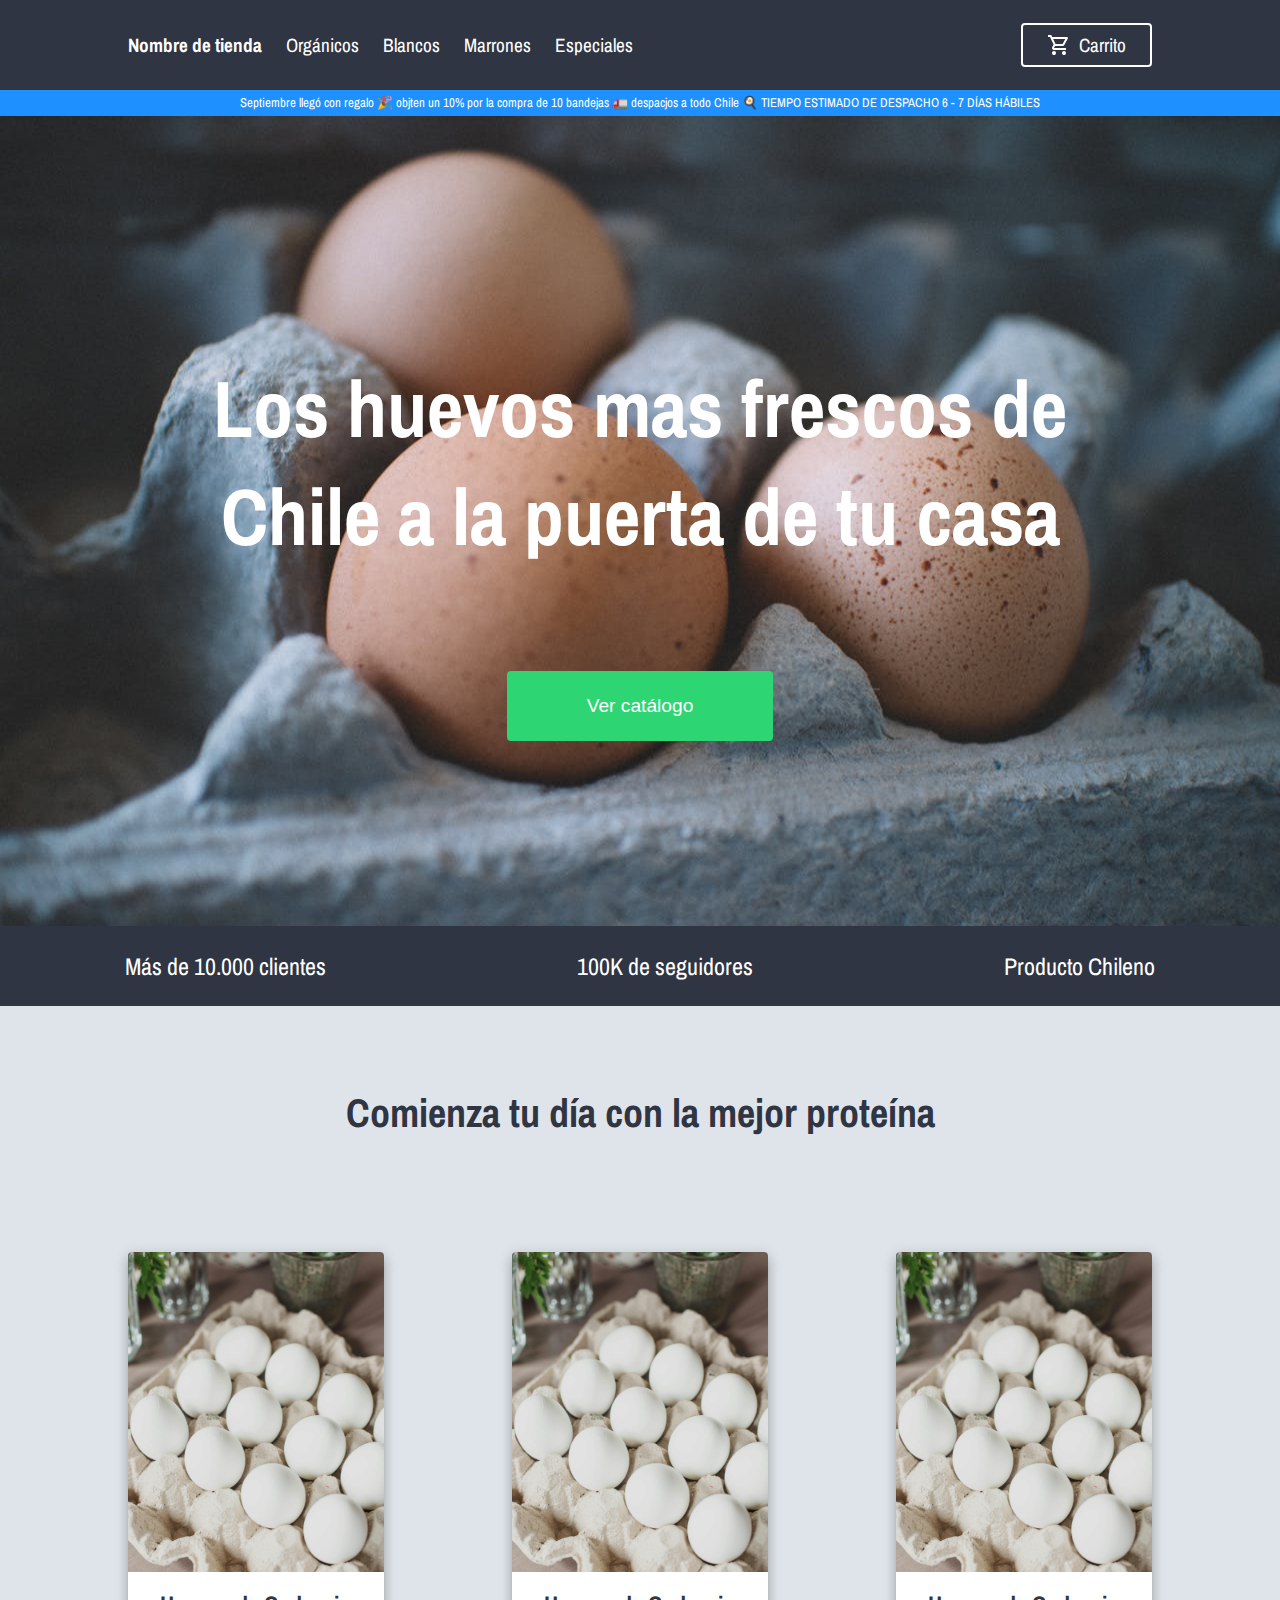
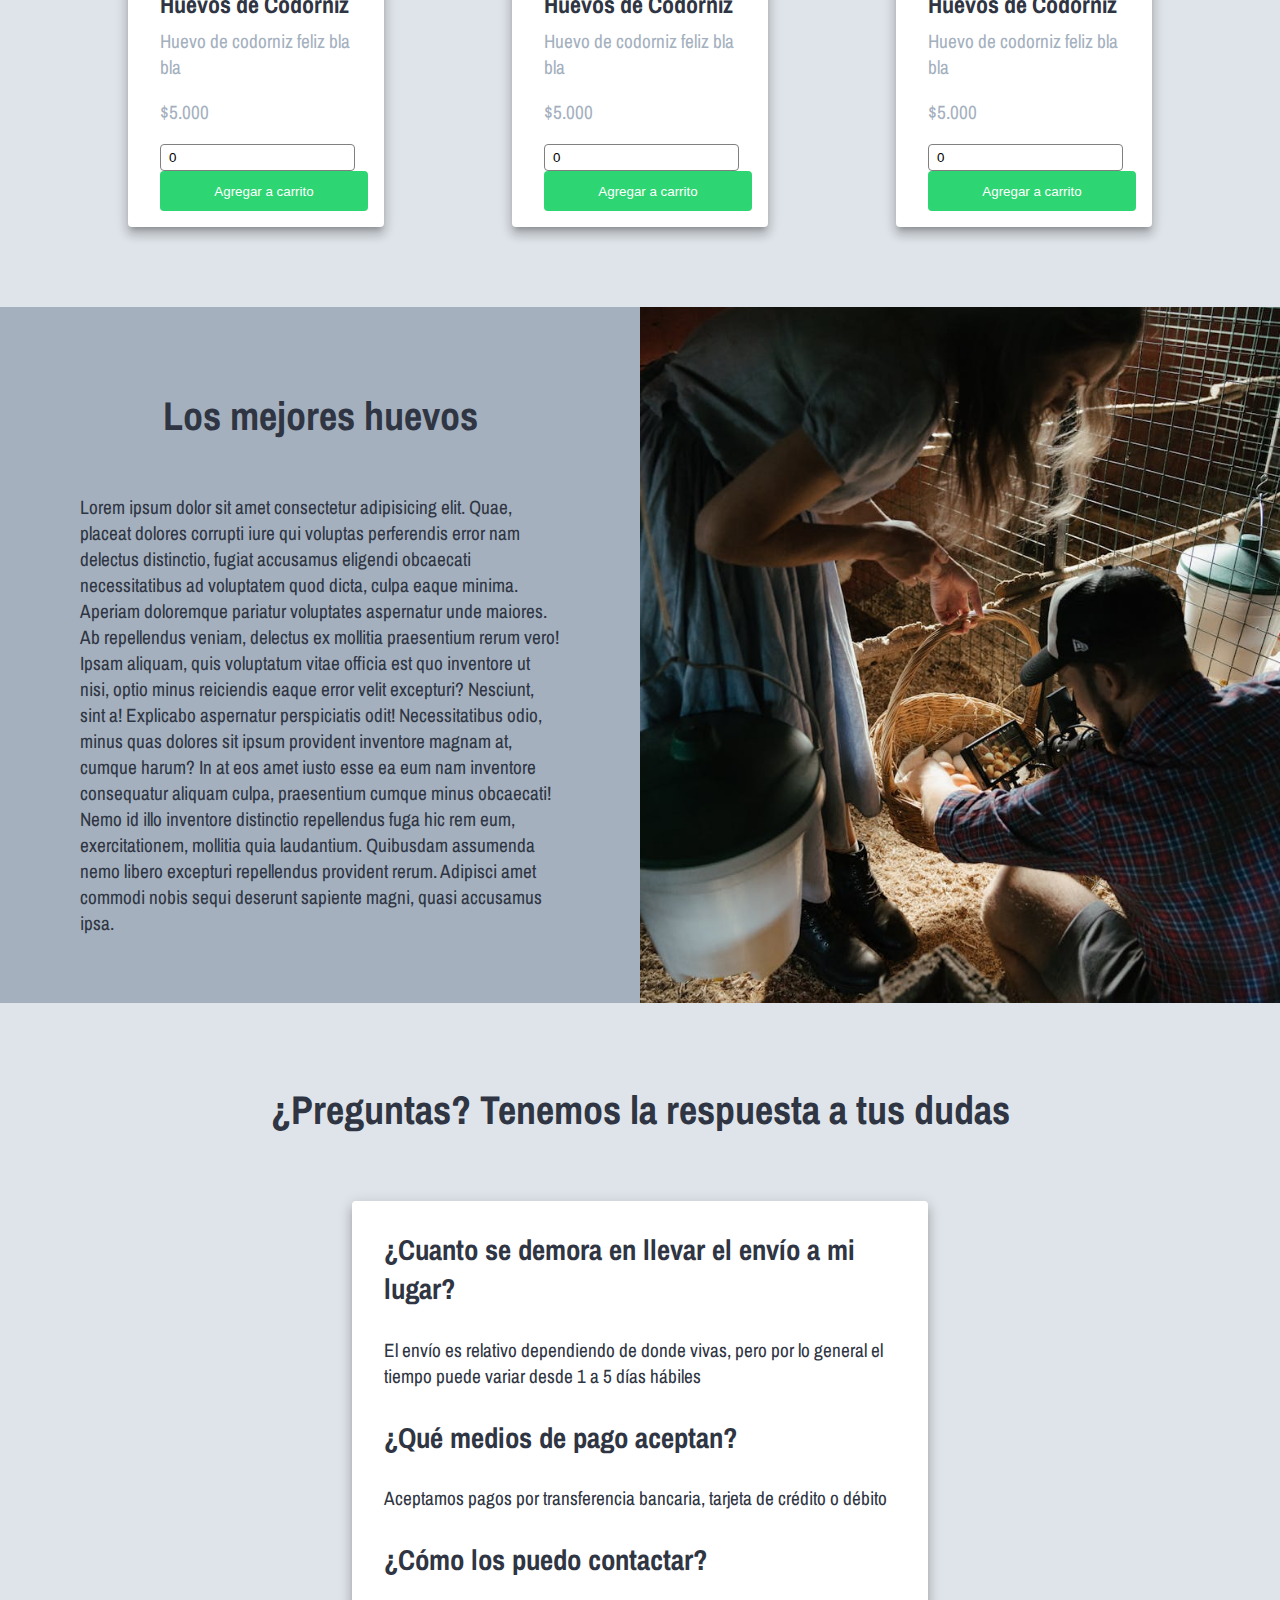
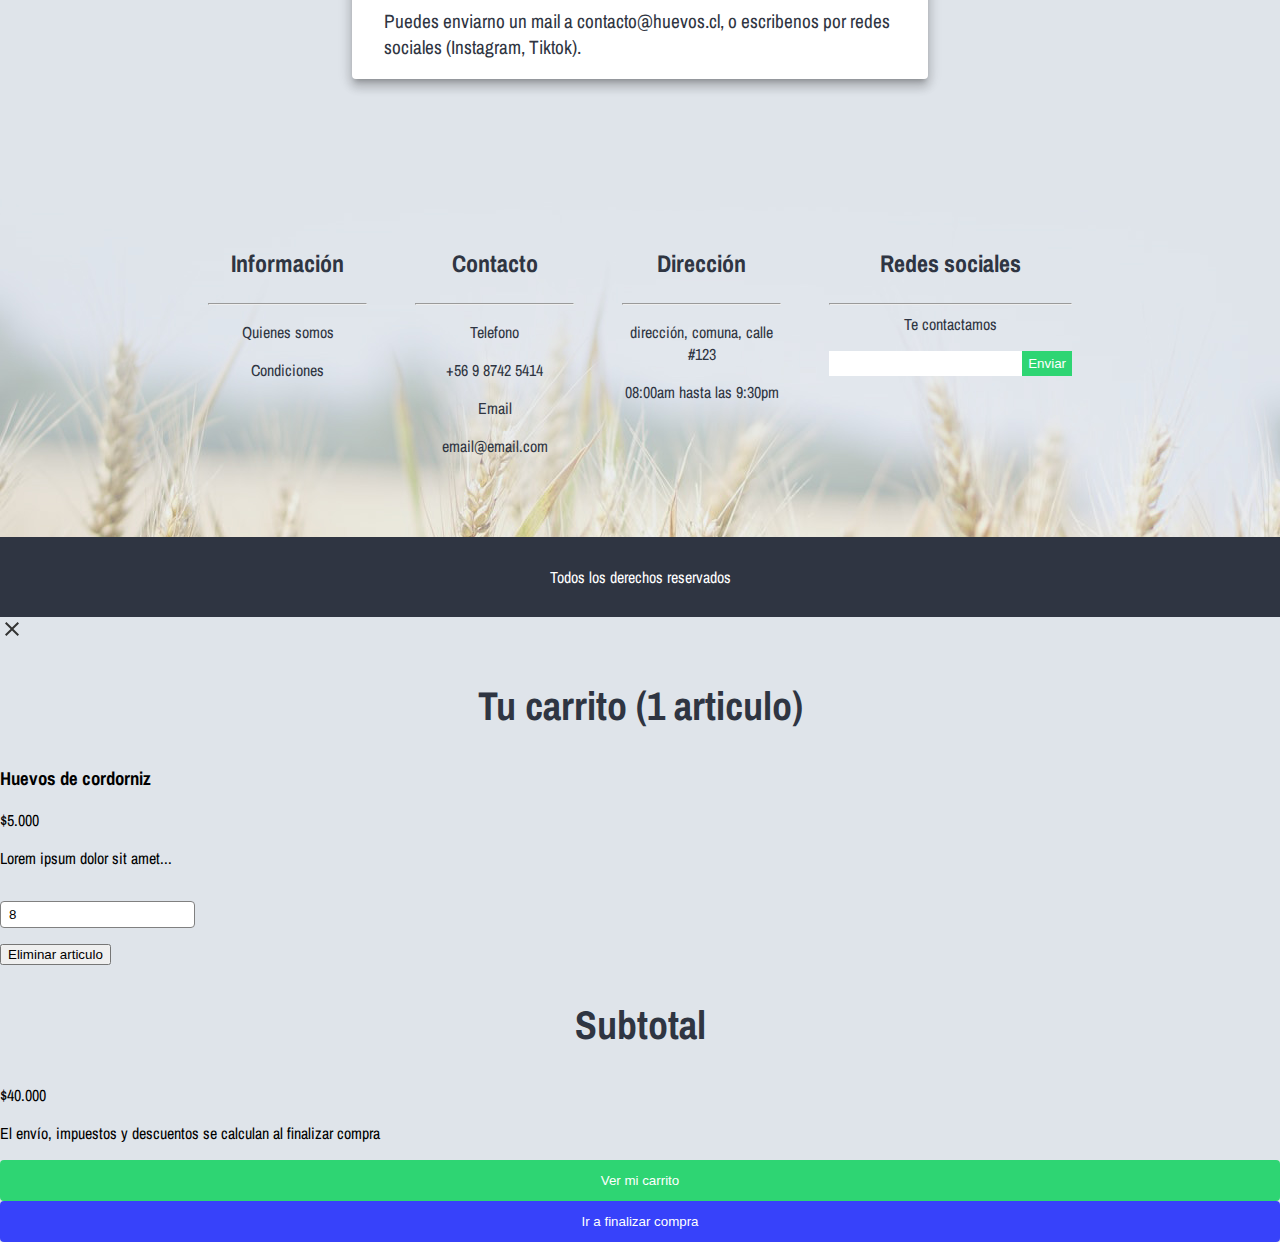
<file: index.html>
<!DOCTYPE html>
<html lang="en">
<head>
    <meta charset="UTF-8">
    <meta name="viewport" content="width=device-width, initial-scale=1.0">
    <title>Tienda Online Huevos</title>
    <link rel="preconnect" href="https://fonts.googleapis.com">
    <link rel="preconnect" href="https://fonts.gstatic.com" crossorigin>
    <link href="https://fonts.googleapis.com/css2?family=Archivo+Narrow:ital,wght@0,400..700;1,400..700&display=swap" rel="stylesheet">
    <link rel="stylesheet" href="./nova.css">
    <link rel="stylesheet" href="./styles.css">
</head>
<body>
    <!-- Barra navegación -->
    <nav class="nav bg-dark">
        <div class="nav-menu-responsive">
            <svg xmlns="http://www.w3.org/2000/svg" height="24px" viewBox="0 -960 960 960" width="24px" fill="#ffffff"><path d="M120-240v-80h720v80H120Zm0-200v-80h720v80H120Zm0-200v-80h720v80H120Z"/></svg>
        </div>
        <div class="nav-menu">
            <a href="/ecommerce-template-01/"><b>Nombre de tienda</b></a>
            <a href="/ecommerce-template-01/categoria.html">Orgánicos</a>
            <a href="/ecommerce-template-01/categoria.html">Blancos</a>
            <a href="/ecommerce-template-01/categoria.html">Marrones</a>
            <a href="/ecommerce-template-01/categoria.html">Especiales</a>
        </div>
        <div class="shopping-cart"  id="open-cart">
            <svg xmlns="http://www.w3.org/2000/svg" height="24px" viewBox="0 -960 960 960" width="24px" fill="#ffffff"><path d="M280-80q-33 0-56.5-23.5T200-160q0-33 23.5-56.5T280-240q33 0 56.5 23.5T360-160q0 33-23.5 56.5T280-80Zm400 0q-33 0-56.5-23.5T600-160q0-33 23.5-56.5T680-240q33 0 56.5 23.5T760-160q0 33-23.5 56.5T680-80ZM246-720l96 200h280l110-200H246Zm-38-80h590q23 0 35 20.5t1 41.5L692-482q-11 20-29.5 31T622-440H324l-44 80h480v80H280q-45 0-68-39.5t-2-78.5l54-98-144-304H40v-80h130l38 80Zm134 280h280-280Z"/></svg>
            <p>Carrito</p>
            <div class="shopping-cart-num" id="shoppingCart">
                3
            </div>
        </div>
    </nav>


    <!-- Oferta -->
    <section class="sale">
        Septiembre llegó con regalo 🎉 objten un 10% por la compra de 10 bandejas 🚛 despacjos a todo Chile 🍳 TIEMPO ESTIMADO DE DESPACHO 6 - 7 DÍAS HÁBILES
    </section>
    <header class="fade-in">
        <h1 class="text-white">Los huevos mas frescos de Chile a la puerta de tu casa</h1>
        <button class="btn btn-lg btn-success" onclick="goToCategory()">Ver catálogo</button>
    </header>
    <main>
        <section class="info-shop fade-up">
            <p>Más de 10.000 clientes</p>
            <p>100K de seguidores</p>
            <p>Producto Chileno</p>
        </section>

        <!-- Productos -->
        <section>
            <h2 class="mt-5">Comienza tu día con la mejor proteína</h2>
            <div class="container-cards grid-3">
                <div class="card">
                    <div class="img" onclick="goToDetail()"></div>
                    <div class="container-text">
                        <h4>Huevos de Codorniz</h4>
                        <p class="description">Huevo de codorniz feliz bla bla</p>
                        <p class="price">$5.000</p>
                        <div class="container-add-cart g-2">
                            <input type="number" class="input-form" id="product1" min="0" value="0">
                            <button class="btn btn-success full-width" onclick="addToCart('product1', {name: 'Huevos de Codorniz', desc: 'Huevo de codorniz feliz bla bla', price: '$5.000'})">Agregar a carrito</button>
                        </div>
                    </div>
                </div>
                    <div class="card">
                    <div class="img" onclick="goToDetail()"></div>
                    <div class="container-text">
                        <h4>Huevos de Codorniz</h4>
                        <p class="description">Huevo de codorniz feliz bla bla</p>
                        <p class="price">$5.000</p>
                        <div class="container-add-cart g-2">
                            <input type="number" class="input-form" id="product2" min="0" value="0">
                            <button class="btn btn-success full-width" onclick="addToCart('product2', {name: 'Huevos de Codorniz', desc: 'Huevo de codorniz feliz bla bla', price: '$5.000'})">Agregar a carrito</button>
                        </div>
                    </div>
                </div>
                    <div class="card">
                    <div class="img" onclick="goToDetail()"></div>
                    <div class="container-text">
                        <h4>Huevos de Codorniz</h4>
                        <p class="description">Huevo de codorniz feliz bla bla</p>
                        <p class="price">$5.000</p>
                        <div class="container-add-cart g-2">
                            <input type="number" class="input-form" id="product3" min="0" value="0">
                            <button class="btn btn-success full-width" onclick="addToCart('product3', {name: 'Huevos de Codorniz', desc: 'Huevo de codorniz feliz bla bla', price: '$5.000'})">Agregar a carrito</button>
                        </div>
                    </div>
                </div>
            </div>
        </section>
        <section class="grid-2 bg-gray fade-up">
            <div class="col-left">
                <h2>Los mejores huevos</h2>
                <p>Lorem ipsum dolor sit amet consectetur adipisicing elit. Quae, placeat dolores corrupti iure qui voluptas perferendis error nam delectus distinctio, fugiat accusamus eligendi obcaecati necessitatibus ad voluptatem quod dicta, culpa eaque minima. Aperiam doloremque pariatur voluptates aspernatur unde maiores. Ab repellendus veniam, delectus ex mollitia praesentium rerum vero! Ipsam aliquam, quis voluptatum vitae officia est quo inventore ut nisi, optio minus reiciendis eaque error velit excepturi? Nesciunt, sint a! Explicabo aspernatur perspiciatis odit! Necessitatibus odio, minus quas dolores sit ipsum provident inventore magnam at, cumque harum? In at eos amet iusto esse ea eum nam inventore consequatur aliquam culpa, praesentium cumque minus obcaecati! Nemo id illo inventore distinctio repellendus fuga hic rem eum, exercitationem, mollitia quia laudantium. Quibusdam assumenda nemo libero excepturi repellendus provident rerum. Adipisci amet commodi nobis sequi deserunt sapiente magni, quasi accusamus ipsa.</p>
            </div>
            <div class="col-right"></div>
        </section>  

        <!-- Faq -->
        <section class="faq fade-up">
            <h2 class="mt-5">¿Preguntas? Tenemos la respuesta a tus dudas</h2>
            <div class="card mt-2">
                <div class="item">
                    <h3>¿Cuanto se demora en llevar el envío a mi lugar?</h3>
                    <p>El envío es relativo dependiendo de donde vivas, pero por lo general el tiempo puede variar desde 1 a 5 días hábiles</p>
                </div>
                <div class="item">
                    <h3>¿Qué medios de pago aceptan?</h3>
                    <p>Aceptamos pagos por transferencia bancaria, tarjeta de crédito o débito</p>
                </div>
                <div class="item">
                    <h3>¿Cómo los puedo contactar?</h3>
                    <p>Puedes enviarno un mail a contacto@huevos.cl, o escribenos por redes sociales (Instagram, Tiktok).</p>
                </div>
            </div>
        </section>
    </main>

    <!-- Links -->
    <section class="links grid-4 mt-5 g-3 fade-in">
        <div class="link">
            <h3>Información</h3>
            <hr>
            <p>Quienes somos</p>
            <p>Condiciones</p>
        </div>
        <div class="link">
            <h3>Contacto</h3>
            <hr>
            <p>Telefono</p>
            <p>+56 9 8742 5414</p>
            <p>Email</p>
            <p>email@email.com</p>
        </div>
        <div class="link">
            <h3>Dirección</h3>
            <hr>
            <p>dirección, comuna, calle #123</p>
            <p>08:00am hasta las 9:30pm</p>
        </div>
        <div class="link">
            <h3>Redes sociales</h3>
            <hr>
            <!-- iconos -->
             <div class="input-group">
                <label for="">Te contactamos</label>
                <div class="input-button">
                    <input type="text" >
                    <button class="btn-success">Enviar</button>
                </div>
             </div>
        </div>
    </section>
    <footer class="footer bg-dark">
        Todos los derechos reservados
    </footer>

    <!-- Carrito de compras -->
    <div class="overlay" id="overlay"></div>
    <section class="shopping-cart-view" id="cart">
        <div>
            <div class="close" id="close-cart">
                <svg xmlns="http://www.w3.org/2000/svg" height="24px" viewBox="0 -960 960 960" width="24px" fill="#333"><path d="m256-200-56-56 224-224-224-224 56-56 224 224 224-224 56 56-224 224 224 224-56 56-224-224-224 224Z"/></svg>
            </div>
            <h2 id="titleShoppingCart">Tu carrito (1 articulo)</h2>
            <div class="item-cart">
                <div class="product-img"></div>
                <div class="detail-product-item-cart">
                    <h3>Huevos de cordorniz</h3>
                    <p class="price">$5.000</p>
                    <p class="detail">Lorem ipsum dolor sit amet...</p>
                    <input type="number" value="8" class="input-form mt-1"><br>
                    <button class="btn-delete mt-1">Eliminar articulo</button>
                </div>
            </div>

        </div>

        <div class="container-total">
            <div class="title-total">
                <h2>Subtotal</h2>
                <p>$40.000</p>
            </div>
            <p>El envío, impuestos y descuentos se calculan al finalizar compra</p>
            <div class="container-buttons">
                <button class="btn btn-success full-width" onclick="goToShoppingCart()">Ver mi carrito</button>
                <button class="btn btn-primary full-width" onclick="goToFinish()">Ir a finalizar compra</button>
            </div>
        </div>
    </section>
    <script src="./nova.js"></script>
    <script src="./main.js"></script>
</body>
</html>
</file>
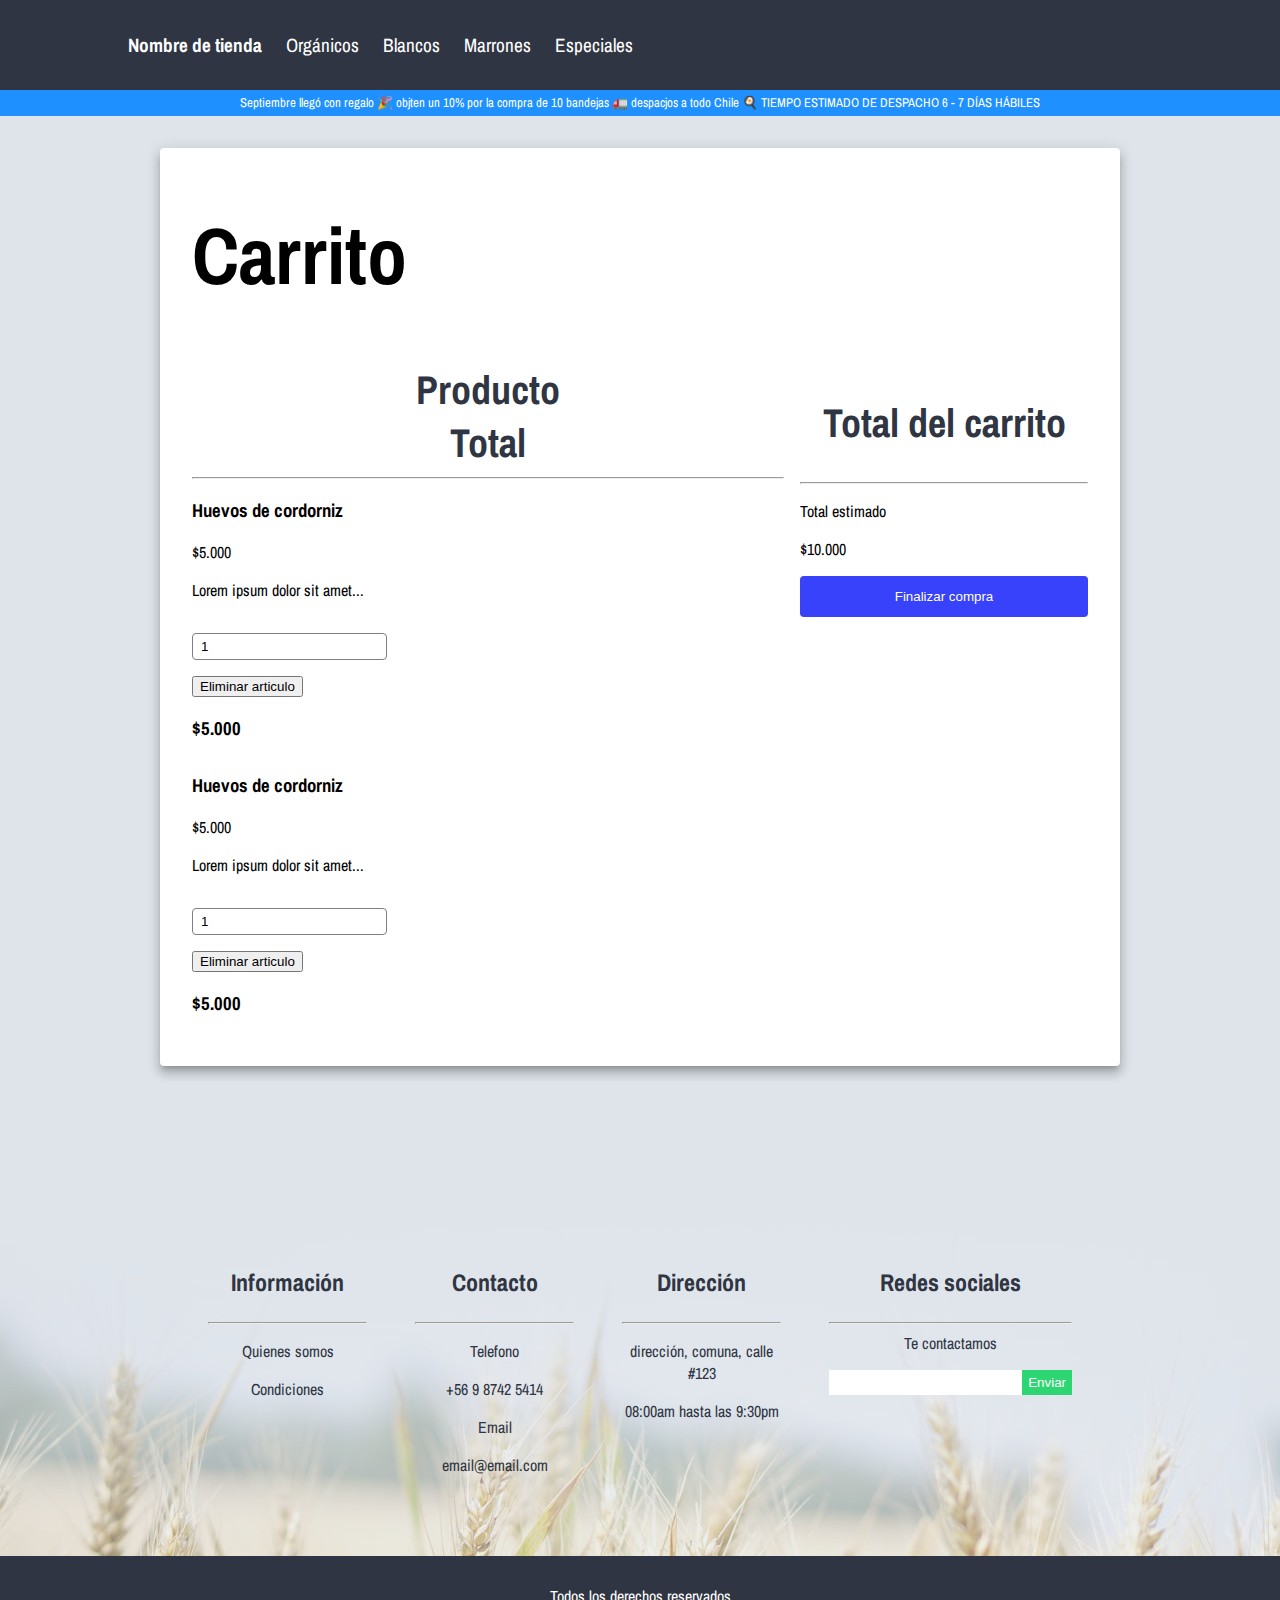
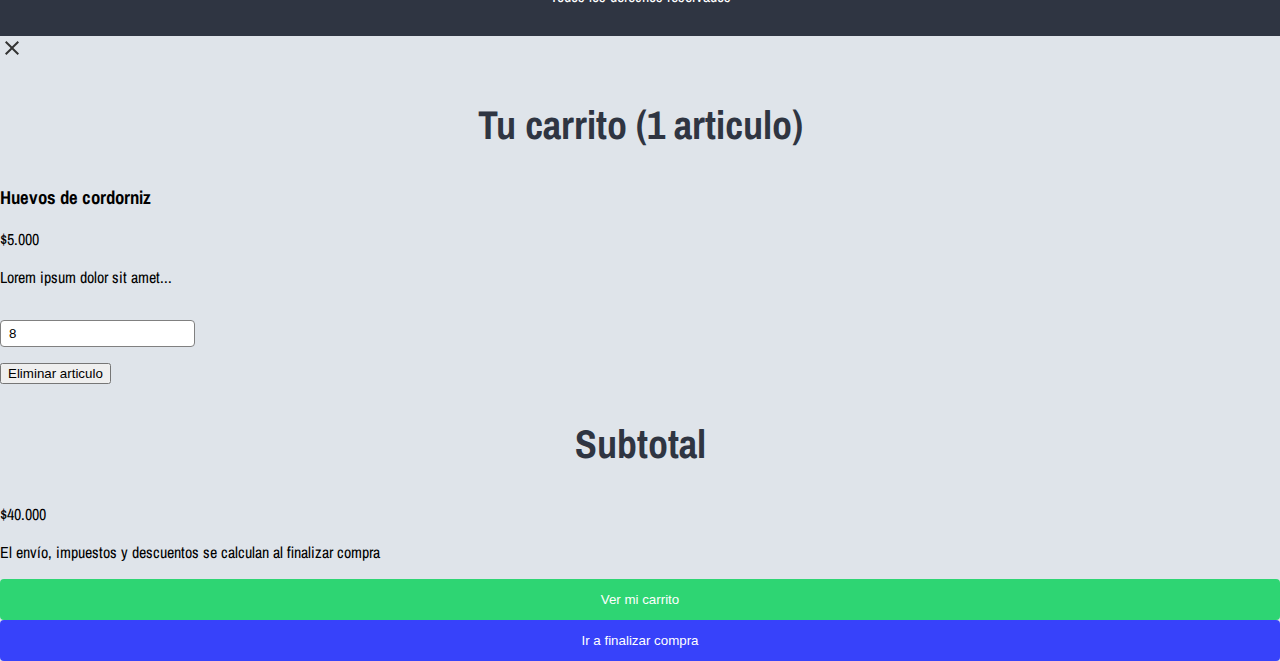
<file: carrito.html>
<!DOCTYPE html>
<html lang="en">

<head>
    <meta charset="UTF-8">
    <meta name="viewport" content="width=device-width, initial-scale=1.0">
    <title>Carrito</title>
    <link rel="preconnect" href="https://fonts.googleapis.com">
    <link rel="preconnect" href="https://fonts.gstatic.com" crossorigin>
    <link href="https://fonts.googleapis.com/css2?family=Archivo+Narrow:ital,wght@0,400..700;1,400..700&display=swap"
        rel="stylesheet">
    <link rel="stylesheet" href="./nova.css">
    <link rel="stylesheet" href="./styles.css">
</head>

<body>
    <!-- Barra navegación -->
    <nav class="nav bg-dark">
        <div class="nav-menu-responsive">
            <svg xmlns="http://www.w3.org/2000/svg" height="24px" viewBox="0 -960 960 960" width="24px" fill="#ffffff">
                <path d="M120-240v-80h720v80H120Zm0-200v-80h720v80H120Zm0-200v-80h720v80H120Z" />
            </svg>
        </div>
        <div class="nav-menu">
            <a href="/ecommerce-template-01/"><b>Nombre de tienda</b></a>
            <a href="/ecommerce-template-01/categoria.html">Orgánicos</a>
            <a href="/ecommerce-template-01/categoria.html">Blancos</a>
            <a href="/ecommerce-template-01/categoria.html">Marrones</a>
            <a href="/ecommerce-template-01/categoria.html">Especiales</a>
        </div>
        <div class="shopping-cart hidde" id="open-cart">
            <svg xmlns="http://www.w3.org/2000/svg" height="24px" viewBox="0 -960 960 960" width="24px" fill="#ffffff">
                <path
                    d="M280-80q-33 0-56.5-23.5T200-160q0-33 23.5-56.5T280-240q33 0 56.5 23.5T360-160q0 33-23.5 56.5T280-80Zm400 0q-33 0-56.5-23.5T600-160q0-33 23.5-56.5T680-240q33 0 56.5 23.5T760-160q0 33-23.5 56.5T680-80ZM246-720l96 200h280l110-200H246Zm-38-80h590q23 0 35 20.5t1 41.5L692-482q-11 20-29.5 31T622-440H324l-44 80h480v80H280q-45 0-68-39.5t-2-78.5l54-98-144-304H40v-80h130l38 80Zm134 280h280-280Z" />
            </svg>
            <p>Carrito</p>
            <div class="shopping-cart-num" id="shoppingCart">
                3
            </div>
        </div>
    </nav>

    <!-- Oferta -->
    <section class="sale">
        Septiembre llegó con regalo 🎉 objten un 10% por la compra de 10 bandejas 🚛 despacjos a todo Chile 🍳 TIEMPO
        ESTIMADO DE DESPACHO 6 - 7 DÍAS HÁBILES
    </section>

    <section class="container fade-up">
        <div class="card pl-2 pb-2 pr-2 of-auto">
            <h1>Carrito</h1>
            <div class="row">
                <div class="col-8">
                    <div class="title-total ">
                        <h2 class="m-0">Producto</h2>
                        <h2 class="m-0">Total</h2>
                    </div>
                    <hr>
                    <!-- item 1 -->
                    <div class="container-item-cart mt-1">
                        <div class="item-cart">
                            <div class="product-img"></div>
                            <div class="detail-product-item-cart">
                                <h3>Huevos de cordorniz</h3>
                                <p class="price">$5.000</p>
                                <p class="detail">Lorem ipsum dolor sit amet...</p>
                                <input type="number" value="1" class="input-form mt-1"><br>
                                <button class="btn-delete mt-1">Eliminar articulo</button>
                            </div>
                        </div>
                        <h3>$5.000</h3>
                    </div>

                    <!-- item 2 -->
                    <div class="container-item-cart mt-2">
                        <div class="item-cart">
                            <div class="product-img"></div>
                            <div class="detail-product-item-cart">
                                <h3>Huevos de cordorniz</h3>
                                <p class="price">$5.000</p>
                                <p class="detail">Lorem ipsum dolor sit amet...</p>
                                <input type="number" value="1" class="input-form mt-1"><br>
                                <button class="btn-delete mt-1">Eliminar articulo</button>
                            </div>
                        </div>
                        <h3>$5.000</h3>
                    </div>
                </div>
                <div class="col-4">
                    <h2>Total del carrito</h2>
                    <hr>
                    <div class="title-total">
                        <p>Total estimado</p>
                        <p>$10.000</p>
                    </div>
                    <button class="btn btn-primary full-width" onclick="goToFinish()">Finalizar compra</button>
                </div>
            </div>
        </div>
    </section>

    <!-- Links -->
    <section class="links grid-4 mt-5 g-3 fade-in">
        <div class="link">
            <h3>Información</h3>
            <hr>
            <p>Quienes somos</p>
            <p>Condiciones</p>
        </div>
        <div class="link">
            <h3>Contacto</h3>
            <hr>
            <p>Telefono</p>
            <p>+56 9 8742 5414</p>
            <p>Email</p>
            <p>email@email.com</p>
        </div>
        <div class="link">
            <h3>Dirección</h3>
            <hr>
            <p>dirección, comuna, calle #123</p>
            <p>08:00am hasta las 9:30pm</p>
        </div>
        <div class="link">
            <h3>Redes sociales</h3>
            <hr>
            <!-- iconos -->
            <div class="input-group">
                <label for="">Te contactamos</label>
                <div class="input-button">
                    <input type="text">
                    <button class="btn-success">Enviar</button>
                </div>
            </div>
        </div>
    </section>
    <footer class="footer bg-dark">
        Todos los derechos reservados
    </footer>

    <!-- Carrito de compras -->
    <div class="overlay" id="overlay"></div>
    <section class="shopping-cart-view" id="cart">
        <div>
            <div class="close" id="close-cart">
                <svg xmlns="http://www.w3.org/2000/svg" height="24px" viewBox="0 -960 960 960" width="24px" fill="#333">
                    <path
                        d="m256-200-56-56 224-224-224-224 56-56 224 224 224-224 56 56-224 224 224 224-56 56-224-224-224 224Z" />
                </svg>
            </div>
            <h2 id="titleShoppingCart">Tu carrito (1 articulo)</h2>
            <div class="item-cart">
                <div class="product-img"></div>
                <div class="detail-product-item-cart">
                    <h3>Huevos de cordorniz</h3>
                    <p class="price">$5.000</p>
                    <p class="detail">Lorem ipsum dolor sit amet...</p>
                    <input type="number" value="8" class="input-form mt-1"><br>
                    <button class="btn-delete mt-1">Eliminar articulo</button>
                </div>
            </div>

        </div>

        <div class="container-total">
            <div class="title-total">
                <h2>Subtotal</h2>
                <p>$40.000</p>
            </div>
            <p>El envío, impuestos y descuentos se calculan al finalizar compra</p>
            <div class="container-buttons">
                <button class="btn btn-success full-width" onclick="goToShoppingCart()">Ver mi carrito</button>
                <button class="btn btn-primary full-width" onclick="goToFinish()">Ir a finalizar compra</button>
            </div>
        </div>
    </section>
    <script src="./nova.js"></script>
    <script src="./main.js"></script>
</body>

</html>
</file>
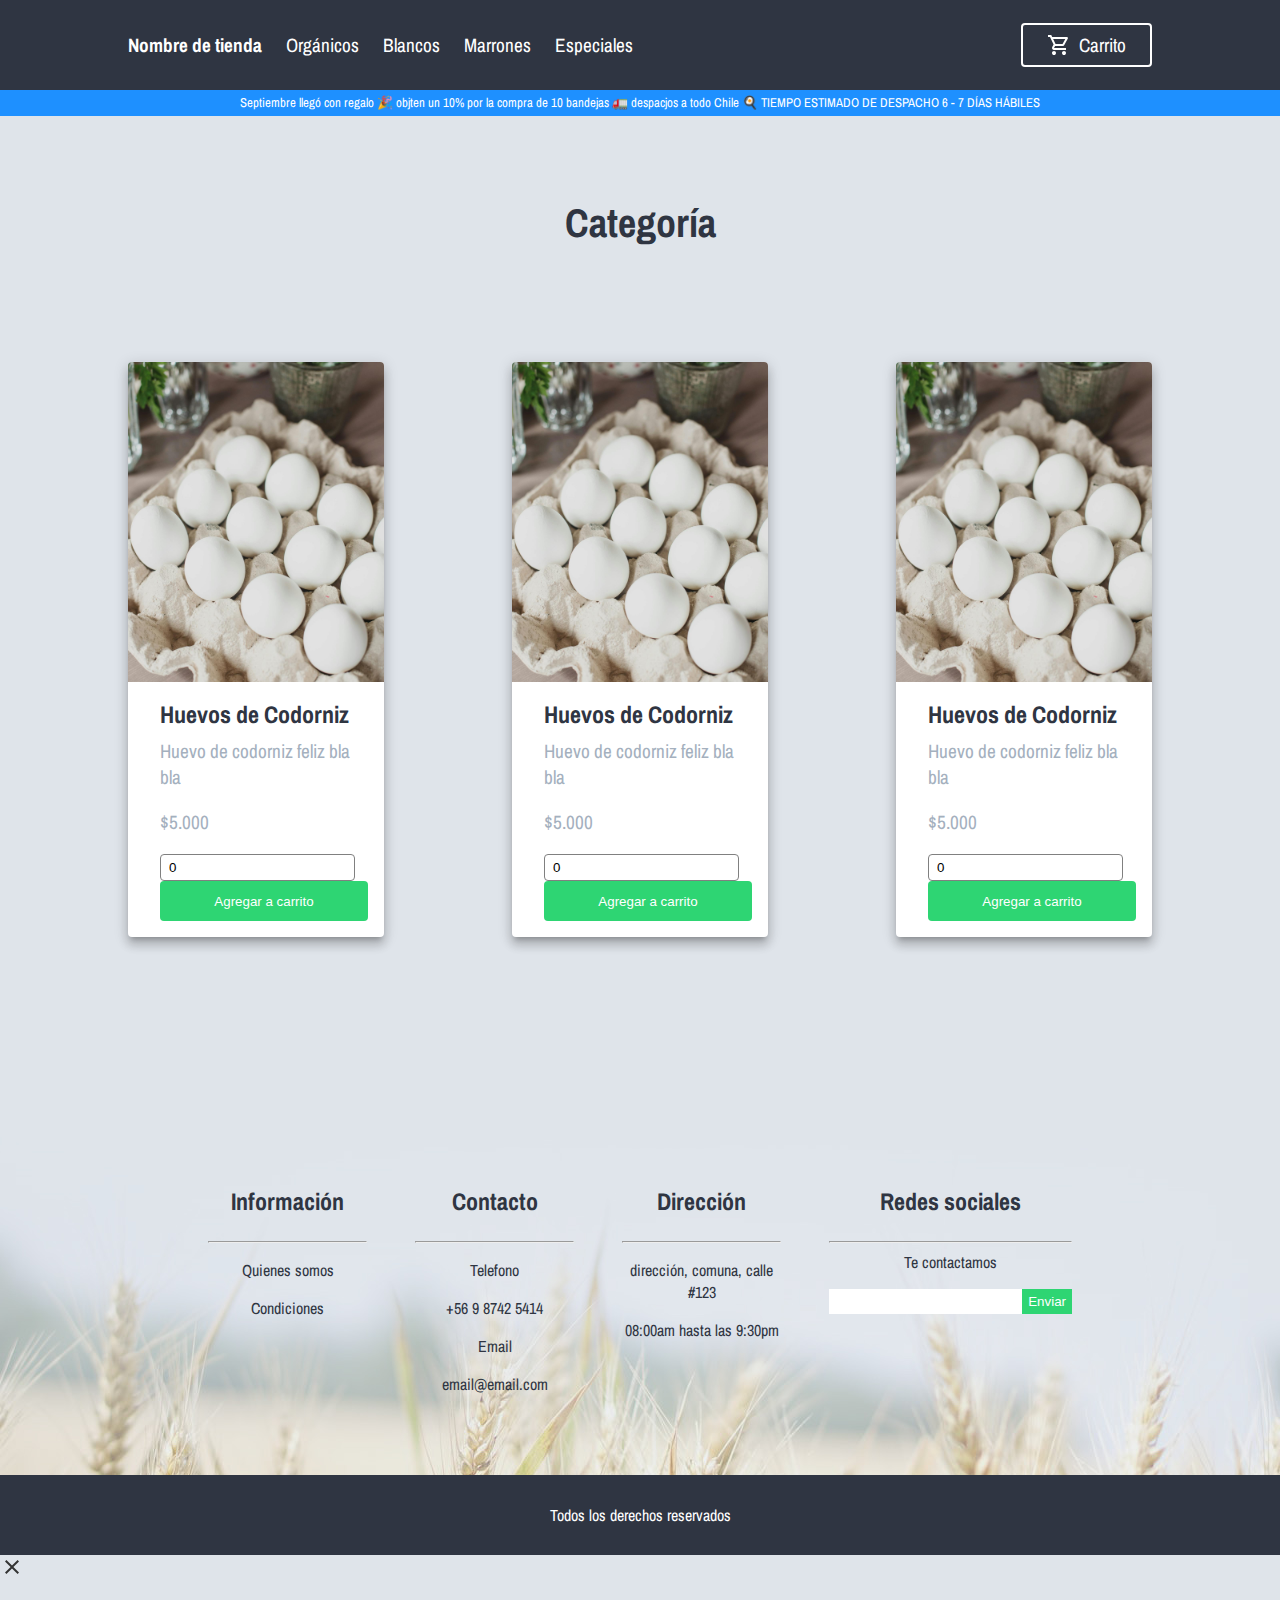
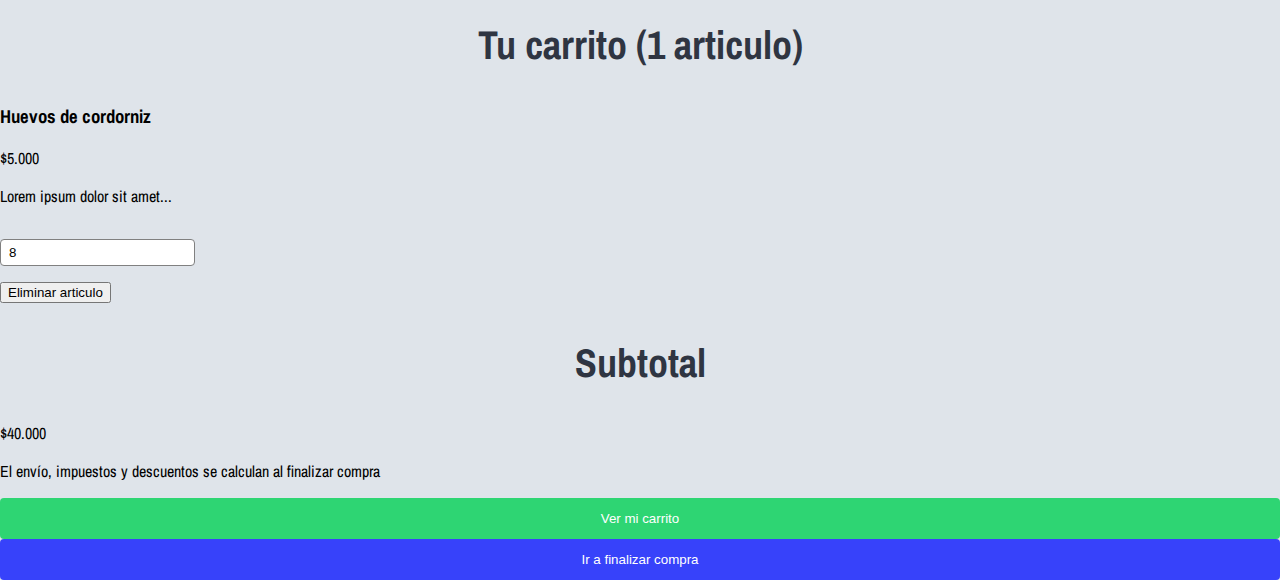
<file: categoria.html>
<!DOCTYPE html>
<html lang="en">

<head>
    <meta charset="UTF-8">
    <meta name="viewport" content="width=device-width, initial-scale=1.0">
    <title>Categoría</title>
    <link rel="preconnect" href="https://fonts.googleapis.com">
    <link rel="preconnect" href="https://fonts.gstatic.com" crossorigin>
    <link href="https://fonts.googleapis.com/css2?family=Archivo+Narrow:ital,wght@0,400..700;1,400..700&display=swap"
        rel="stylesheet">
    <link rel="stylesheet" href="./nova.css">
    <link rel="stylesheet" href="./styles.css">
</head>

<body>
    <!-- Barra navegación -->
    <nav class="nav bg-dark">
        <div class="nav-menu-responsive">
            <svg xmlns="http://www.w3.org/2000/svg" height="24px" viewBox="0 -960 960 960" width="24px" fill="#ffffff">
                <path d="M120-240v-80h720v80H120Zm0-200v-80h720v80H120Zm0-200v-80h720v80H120Z" />
            </svg>
        </div>
        <div class="nav-menu">
            <a href="/ecommerce-template-01/"><b>Nombre de tienda</b></a>
            <a href="/ecommerce-template-01/categoria.html">Orgánicos</a>
            <a href="/ecommerce-template-01/categoria.html">Blancos</a>
            <a href="/ecommerce-template-01/categoria.html">Marrones</a>
            <a href="/ecommerce-template-01/categoria.html">Especiales</a>
        </div>
        <div class="shopping-cart" id="open-cart">
            <svg xmlns="http://www.w3.org/2000/svg" height="24px" viewBox="0 -960 960 960" width="24px" fill="#ffffff">
                <path
                    d="M280-80q-33 0-56.5-23.5T200-160q0-33 23.5-56.5T280-240q33 0 56.5 23.5T360-160q0 33-23.5 56.5T280-80Zm400 0q-33 0-56.5-23.5T600-160q0-33 23.5-56.5T680-240q33 0 56.5 23.5T760-160q0 33-23.5 56.5T680-80ZM246-720l96 200h280l110-200H246Zm-38-80h590q23 0 35 20.5t1 41.5L692-482q-11 20-29.5 31T622-440H324l-44 80h480v80H280q-45 0-68-39.5t-2-78.5l54-98-144-304H40v-80h130l38 80Zm134 280h280-280Z" />
            </svg>
            <p>Carrito</p>
            <div class="shopping-cart-num" id="shoppingCart">
                3
            </div>
        </div>
    </nav>

    <!-- Oferta -->
    <section class="sale">
        Septiembre llegó con regalo 🎉 objten un 10% por la compra de 10 bandejas 🚛 despacjos a todo Chile 🍳 TIEMPO
        ESTIMADO DE DESPACHO 6 - 7 DÍAS HÁBILES
    </section>
   <!-- Productos -->
        <section>
            <h2 class="mt-5">Categoría</h2>
            <div class="container-cards grid-3">
                <div class="card">
                    <div class="img" onclick="goToDetail()"></div>
                    <div class="container-text">
                        <h4>Huevos de Codorniz</h4>
                        <p class="description">Huevo de codorniz feliz bla bla</p>
                        <p class="price">$5.000</p>
                        <div class="container-add-cart g-2">
                            <input type="number" class="input-form" id="product1" min="0" value="0">
                            <button class="btn btn-success full-width" onclick="addToCart('product1', {name: 'Huevos de Codorniz', desc: 'Huevo de codorniz feliz bla bla', price: '$5.000'})">Agregar a carrito</button>
                        </div>
                    </div>
                </div>
                    <div class="card">
                    <div class="img" onclick="goToDetail()"></div>
                    <div class="container-text">
                        <h4>Huevos de Codorniz</h4>
                        <p class="description">Huevo de codorniz feliz bla bla</p>
                        <p class="price">$5.000</p>
                        <div class="container-add-cart g-2">
                            <input type="number" class="input-form" id="product2" min="0" value="0">
                            <button class="btn btn-success full-width" onclick="addToCart('product2', {name: 'Huevos de Codorniz', desc: 'Huevo de codorniz feliz bla bla', price: '$5.000'})">Agregar a carrito</button>
                        </div>
                    </div>
                </div>
                    <div class="card">
                    <div class="img" onclick="goToDetail()"></div>
                    <div class="container-text">
                        <h4>Huevos de Codorniz</h4>
                        <p class="description">Huevo de codorniz feliz bla bla</p>
                        <p class="price">$5.000</p>
                        <div class="container-add-cart g-2">
                            <input type="number" class="input-form" id="product3" min="0" value="0">
                            <button class="btn btn-success full-width" onclick="addToCart('product3', {name: 'Huevos de Codorniz', desc: 'Huevo de codorniz feliz bla bla', price: '$5.000'})">Agregar a carrito</button>
                        </div>
                    </div>
                </div>
            </div>
        </section>

    <!-- Links -->
    <section class="links grid-4 mt-5 g-3 fade-in">
        <div class="link">
            <h3>Información</h3>
            <hr>
            <p>Quienes somos</p>
            <p>Condiciones</p>
        </div>
        <div class="link">
            <h3>Contacto</h3>
            <hr>
            <p>Telefono</p>
            <p>+56 9 8742 5414</p>
            <p>Email</p>
            <p>email@email.com</p>
        </div>
        <div class="link">
            <h3>Dirección</h3>
            <hr>
            <p>dirección, comuna, calle #123</p>
            <p>08:00am hasta las 9:30pm</p>
        </div>
        <div class="link">
            <h3>Redes sociales</h3>
            <hr>
            <!-- iconos -->
            <div class="input-group">
                <label for="">Te contactamos</label>
                <div class="input-button">
                    <input type="text">
                    <button class="btn-success">Enviar</button>
                </div>
            </div>
        </div>
    </section>
    <footer class="footer bg-dark">
        Todos los derechos reservados
    </footer>

     <!-- Carrito de compras -->
    <div class="overlay" id="overlay"></div>
    <section class="shopping-cart-view" id="cart">
        <div>
            <div class="close" id="close-cart">
                <svg xmlns="http://www.w3.org/2000/svg" height="24px" viewBox="0 -960 960 960" width="24px" fill="#333"><path d="m256-200-56-56 224-224-224-224 56-56 224 224 224-224 56 56-224 224 224 224-56 56-224-224-224 224Z"/></svg>
            </div>
            <h2 id="titleShoppingCart">Tu carrito (1 articulo)</h2>
            <div class="item-cart">
                <div class="product-img"></div>
                <div class="detail-product-item-cart">
                    <h3>Huevos de cordorniz</h3>
                    <p class="price">$5.000</p>
                    <p class="detail">Lorem ipsum dolor sit amet...</p>
                    <input type="number" value="8" class="input-form mt-1"><br>
                    <button class="btn-delete mt-1">Eliminar articulo</button>
                </div>
            </div>

        </div>

        <div class="container-total">
            <div class="title-total">
                <h2>Subtotal</h2>
                <p>$40.000</p>
            </div>
            <p>El envío, impuestos y descuentos se calculan al finalizar compra</p>
            <div class="container-buttons">
                <button class="btn btn-success full-width" onclick="goToShoppingCart()">Ver mi carrito</button>
                <button class="btn btn-primary full-width" onclick="goToFinish()">Ir a finalizar compra</button>
            </div>
        </div>
    </section>
    <script src="./nova.js"></script>
    <script src="./main.js"></script>
</body>

</html>
</file>
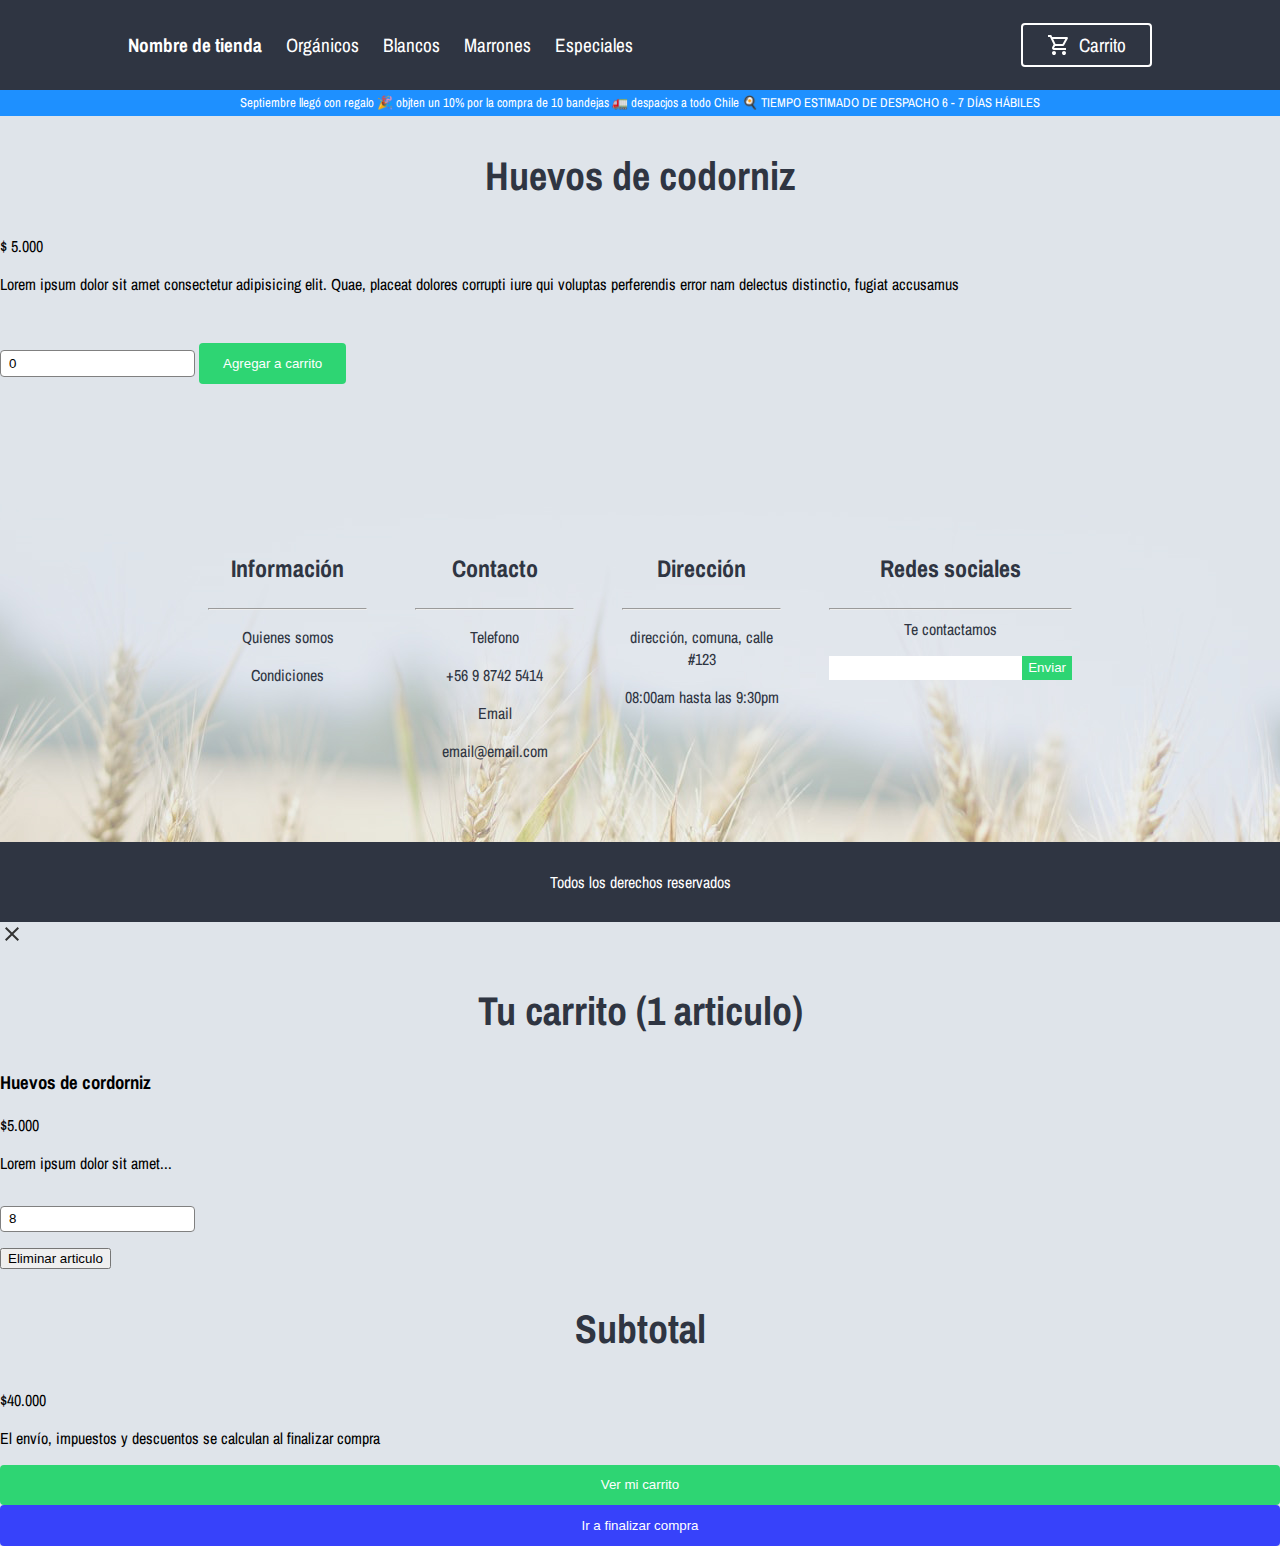
<file: detalle.html>
<!DOCTYPE html>
<html lang="en">

<head>
    <meta charset="UTF-8">
    <meta name="viewport" content="width=device-width, initial-scale=1.0">
    <title>Detalle</title>
    <link rel="preconnect" href="https://fonts.googleapis.com">
    <link rel="preconnect" href="https://fonts.gstatic.com" crossorigin>
    <link href="https://fonts.googleapis.com/css2?family=Archivo+Narrow:ital,wght@0,400..700;1,400..700&display=swap"
        rel="stylesheet">
    <link rel="stylesheet" href="./nova.css">
    <link rel="stylesheet" href="./styles.css">
</head>

<body>
    <!-- Barra navegación -->
    <nav class="nav bg-dark">
        <div class="nav-menu-responsive">
            <svg xmlns="http://www.w3.org/2000/svg" height="24px" viewBox="0 -960 960 960" width="24px" fill="#ffffff">
                <path d="M120-240v-80h720v80H120Zm0-200v-80h720v80H120Zm0-200v-80h720v80H120Z" />
            </svg>
        </div>
        <div class="nav-menu">
            <a href="/ecommerce-template-01/"><b>Nombre de tienda</b></a>
            <a href="/ecommerce-template-01/categoria.html">Orgánicos</a>
            <a href="/ecommerce-template-01/categoria.html">Blancos</a>
            <a href="/ecommerce-template-01/categoria.html">Marrones</a>
            <a href="/ecommerce-template-01/categoria.html">Especiales</a>
        </div>
        <div class="shopping-cart" id="open-cart">
            <svg xmlns="http://www.w3.org/2000/svg" height="24px" viewBox="0 -960 960 960" width="24px" fill="#ffffff">
                <path
                    d="M280-80q-33 0-56.5-23.5T200-160q0-33 23.5-56.5T280-240q33 0 56.5 23.5T360-160q0 33-23.5 56.5T280-80Zm400 0q-33 0-56.5-23.5T600-160q0-33 23.5-56.5T680-240q33 0 56.5 23.5T760-160q0 33-23.5 56.5T680-80ZM246-720l96 200h280l110-200H246Zm-38-80h590q23 0 35 20.5t1 41.5L692-482q-11 20-29.5 31T622-440H324l-44 80h480v80H280q-45 0-68-39.5t-2-78.5l54-98-144-304H40v-80h130l38 80Zm134 280h280-280Z" />
            </svg>
            <p>Carrito</p>
            <div class="shopping-cart-num" id="shoppingCart">
                3
            </div>
        </div>
    </nav>

    <!-- Oferta -->
    <section class="sale">
        Septiembre llegó con regalo 🎉 objten un 10% por la compra de 10 bandejas 🚛 despacjos a todo Chile 🍳 TIEMPO
        ESTIMADO DE DESPACHO 6 - 7 DÍAS HÁBILES
    </section>

    <!-- Detalle -->
    <section class="container-detail">
        <div class="img-product"></div>
        <div class="container-detail-product">
            <h2>Huevos de codorniz</h2>
            <p class="price">$ 5.000</p>
            <p class="detail">Lorem ipsum dolor sit amet consectetur adipisicing elit. Quae, placeat dolores corrupti iure qui voluptas perferendis error nam delectus distinctio, fugiat accusamus</p>
            <div class="container-add-cart g-2 mt-3">
                <input type="number" class="input-form" id="product1" min="0" value="0">
                <button class="btn btn-success" onclick="addToCart('product1', {name: 'Huevos de Codorniz', desc: 'Huevo de codorniz feliz bla bla', price: '$5.000'})">Agregar a carrito</button>
            </div>
        </div>
    </section>


    <!-- Links -->
    <section class="links grid-4 mt-5 g-3 fade-in">
        <div class="link">
            <h3>Información</h3>
            <hr>
            <p>Quienes somos</p>
            <p>Condiciones</p>
        </div>
        <div class="link">
            <h3>Contacto</h3>
            <hr>
            <p>Telefono</p>
            <p>+56 9 8742 5414</p>
            <p>Email</p>
            <p>email@email.com</p>
        </div>
        <div class="link">
            <h3>Dirección</h3>
            <hr>
            <p>dirección, comuna, calle #123</p>
            <p>08:00am hasta las 9:30pm</p>
        </div>
        <div class="link">
            <h3>Redes sociales</h3>
            <hr>
            <!-- iconos -->
            <div class="input-group">
                <label for="">Te contactamos</label>
                <div class="input-button">
                    <input type="text">
                    <button class="btn-success">Enviar</button>
                </div>
            </div>
        </div>
    </section>
    <footer class="footer bg-dark">
        Todos los derechos reservados
    </footer>

    <!-- Carrito de compras -->
    <div class="overlay" id="overlay"></div>
    <section class="shopping-cart-view" id="cart">
        <div>
            <div class="close" id="close-cart">
                <svg xmlns="http://www.w3.org/2000/svg" height="24px" viewBox="0 -960 960 960" width="24px" fill="#333"><path d="m256-200-56-56 224-224-224-224 56-56 224 224 224-224 56 56-224 224 224 224-56 56-224-224-224 224Z"/></svg>
            </div>
            <h2 id="titleShoppingCart">Tu carrito (1 articulo)</h2>
            <div class="item-cart">
                <div class="product-img"></div>
                <div class="detail-product-item-cart">
                    <h3>Huevos de cordorniz</h3>
                    <p class="price">$5.000</p>
                    <p class="detail">Lorem ipsum dolor sit amet...</p>
                    <input type="number" value="8" class="input-form mt-1"><br>
                    <button class="btn-delete mt-1">Eliminar articulo</button>
                </div>
            </div>

        </div>

        <div class="container-total">
            <div class="title-total">
                <h2>Subtotal</h2>
                <p>$40.000</p>
            </div>
            <p>El envío, impuestos y descuentos se calculan al finalizar compra</p>
            <div class="container-buttons">
                <button class="btn btn-success full-width" onclick="goToShoppingCart()">Ver mi carrito</button>
                <button class="btn btn-primary full-width" onclick="goToFinish()">Ir a finalizar compra</button>
            </div>
        </div>
    </section>
    <script src="./nova.js"></script>
    <script src="./main.js"></script>
</body>

</html>
</file>
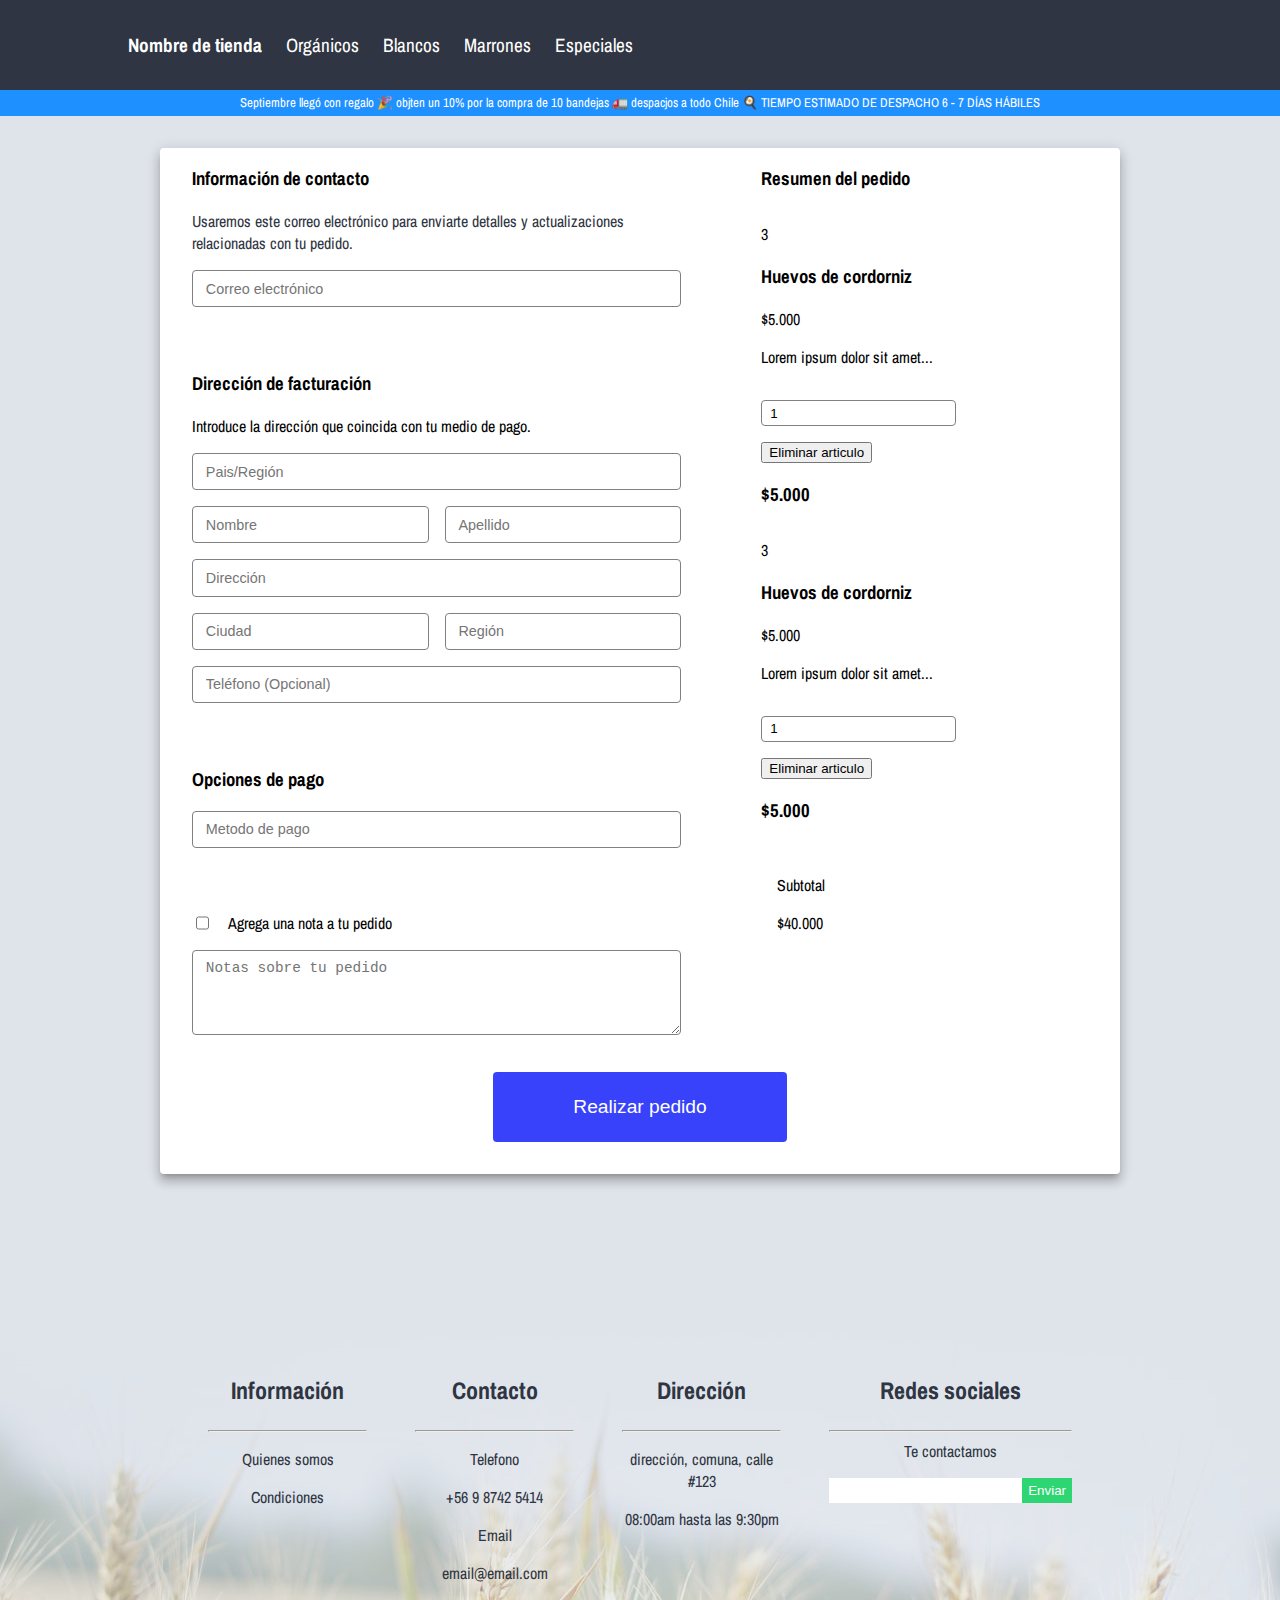
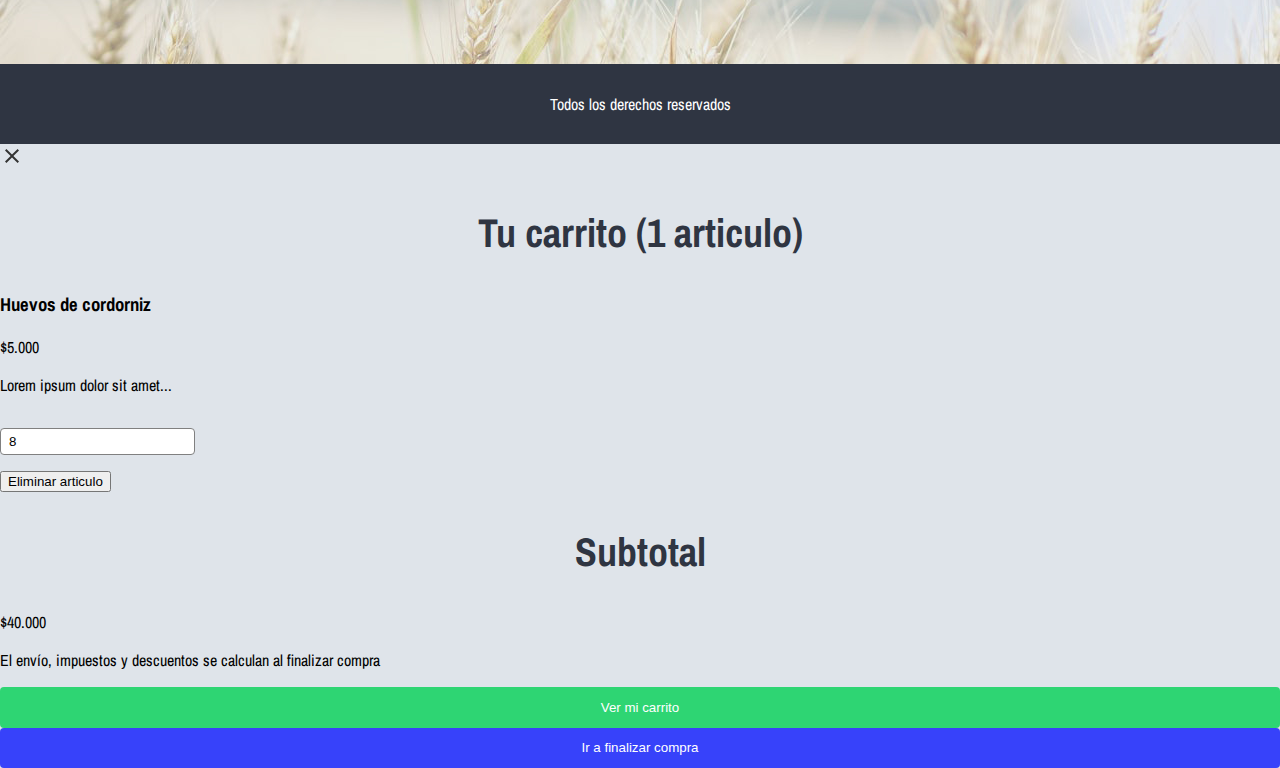
<file: finalizar.html>
<!DOCTYPE html>
<html lang="en">
<head>
    <meta charset="UTF-8">
    <meta name="viewport" content="width=device-width, initial-scale=1.0">
    <title>Finalizar compra</title>
    <link rel="preconnect" href="https://fonts.googleapis.com">
    <link rel="preconnect" href="https://fonts.gstatic.com" crossorigin>
    <link href="https://fonts.googleapis.com/css2?family=Archivo+Narrow:ital,wght@0,400..700;1,400..700&display=swap"
        rel="stylesheet">
    <link rel="stylesheet" href="./nova.css">
    <link rel="stylesheet" href="./styles.css">
</head>
<body>
 <!-- Barra navegación -->
    <nav class="nav bg-dark">
        <div class="nav-menu-responsive">
            <svg xmlns="http://www.w3.org/2000/svg" height="24px" viewBox="0 -960 960 960" width="24px" fill="#ffffff">
                <path d="M120-240v-80h720v80H120Zm0-200v-80h720v80H120Zm0-200v-80h720v80H120Z" />
            </svg>
        </div>
        <div class="nav-menu">
            <a href="/"><b>Nombre de tienda</b></a>
            <a href="/categoria.html">Orgánicos</a>
            <a href="/categoria.html">Blancos</a>
            <a href="/categoria.html">Marrones</a>
            <a href="/categoria.html">Especiales</a>
        </div>
        <div class="shopping-cart hidde" id="open-cart">
            <svg xmlns="http://www.w3.org/2000/svg" height="24px" viewBox="0 -960 960 960" width="24px" fill="#ffffff">
                <path
                    d="M280-80q-33 0-56.5-23.5T200-160q0-33 23.5-56.5T280-240q33 0 56.5 23.5T360-160q0 33-23.5 56.5T280-80Zm400 0q-33 0-56.5-23.5T600-160q0-33 23.5-56.5T680-240q33 0 56.5 23.5T760-160q0 33-23.5 56.5T680-80ZM246-720l96 200h280l110-200H246Zm-38-80h590q23 0 35 20.5t1 41.5L692-482q-11 20-29.5 31T622-440H324l-44 80h480v80H280q-45 0-68-39.5t-2-78.5l54-98-144-304H40v-80h130l38 80Zm134 280h280-280Z" />
            </svg>
            <p>Carrito</p>
            <div class="shopping-cart-num" id="shoppingCart">
                3
            </div>
        </div>
    </nav>

    <!-- Oferta -->
    <section class="sale">
        Septiembre llegó con regalo 🎉 objten un 10% por la compra de 10 bandejas 🚛 despacjos a todo Chile 🍳 TIEMPO
        ESTIMADO DE DESPACHO 6 - 7 DÍAS HÁBILES
    </section>

    <!-- Formulario -->
    <div class="container">
        <div class="card fade-up">
            <div class="row">
                <div class="col-7 pl-2 pb-2 pr-2">
                    <h3>Información de contacto</h3>
                    <p class="text-dark">Usaremos este correo electrónico para enviarte detalles y actualizaciones relacionadas con tu pedido.</p>
                    <input type="text" class="input-form-lg full-width" placeholder="Correo electrónico">
                    <h3 class="mt-4">Dirección de facturación</h3>
                    <p>Introduce la dirección que coincida con tu medio de pago.</p>
                    <input type="text" class="input-form-lg full-width" placeholder="Pais/Región">
                    <div class="grid-2 g-1 mt-1">
                        <input type="text" class="input-form-lg full-width" placeholder="Nombre">
                        <input type="text" class="input-form-lg full-width" placeholder="Apellido">
                    </div>
                    <input type="text" class="input-form-lg full-width mt-1" placeholder="Dirección">
                     <div class="grid-2 g-1 mt-1">
                        <input type="text" class="input-form-lg full-width" placeholder="Ciudad">
                        <input type="text" class="input-form-lg full-width" placeholder="Región">
                    </div>
                    <input type="text" class="input-form-lg full-width mt-1" placeholder="Teléfono (Opcional)">
                    <h3 class="mt-4">Opciones de pago</h3>
                    <input type="text" class="input-form-lg full-width" placeholder="Metodo de pago">
                    <div class="f-row g-1 mt-3">
                        <input type="checkbox" name="" id="">
                        <p>Agrega una nota a tu pedido</p>
                    </div>
                    <textarea class="input-form-lg full-width" placeholder="Notas sobre tu pedido" rows="4"></textarea>
                </div>
                <div class="col-5 pb-2 pl-2">
                    <h3>Resumen del pedido</h3>

                    <div class="container-item-cart mt-2">
                        <div class="item-cart-finish">
                             <div class="item-shopping-cart-num">
                                3
                            </div>
                            <div class="product-img"></div>
                            <div class="detail-product-item-cart pr-2">
                                <h3>Huevos de cordorniz</h3>
                                <p class="price">$5.000</p>
                                <p class="detail">Lorem ipsum dolor sit amet...</p>
                                <input type="number" value="1" class="input-form mt-1"><br>
                                <button class="btn-delete mt-1">Eliminar articulo</button>
                            </div>
                            <h3>$5.000</h3>
                        </div>
                    </div>

                    <div class="container-item-cart mt-2">
                        <div class="item-cart-finish">
                             <div class="item-shopping-cart-num">
                                3
                            </div>
                            <div class="product-img"></div>
                            <div class="detail-product-item-cart pr-2">
                                <h3>Huevos de cordorniz</h3>
                                <p class="price">$5.000</p>
                                <p class="detail">Lorem ipsum dolor sit amet...</p>
                                <input type="number" value="1" class="input-form mt-1"><br>
                                <button class="btn-delete mt-1">Eliminar articulo</button>
                            </div>
                            <h3>$5.000</h3>
                        </div>
                    </div>

                     <div class="title-total p-1">
                        <p>Subtotal</p>
                        <p>$40.000</p>
                    </div>
                </div>
            </div>
            <div class="text-center pb-2">
                <button class="btn btn-lg btn-primary">Realizar pedido</button>
            </div>
        </div>
    </div>

    <!-- Links -->
    <section class="links grid-4 mt-5 g-3 fade-in">
        <div class="link">
            <h3>Información</h3>
            <hr>
            <p>Quienes somos</p>
            <p>Condiciones</p>
        </div>
        <div class="link">
            <h3>Contacto</h3>
            <hr>
            <p>Telefono</p>
            <p>+56 9 8742 5414</p>
            <p>Email</p>
            <p>email@email.com</p>
        </div>
        <div class="link">
            <h3>Dirección</h3>
            <hr>
            <p>dirección, comuna, calle #123</p>
            <p>08:00am hasta las 9:30pm</p>
        </div>
        <div class="link">
            <h3>Redes sociales</h3>
            <hr>
            <!-- iconos -->
            <div class="input-group">
                <label for="">Te contactamos</label>
                <div class="input-button">
                    <input type="text">
                    <button class="btn-success">Enviar</button>
                </div>
            </div>
        </div>
    </section>
    <footer class="footer bg-dark">
        Todos los derechos reservados
    </footer>

    
    <!-- Carrito de compras -->
    <div class="overlay" id="overlay"></div>
    <section class="shopping-cart-view" id="cart">
        <div>
            <div class="close" id="close-cart">
                <svg xmlns="http://www.w3.org/2000/svg" height="24px" viewBox="0 -960 960 960" width="24px" fill="#333"><path d="m256-200-56-56 224-224-224-224 56-56 224 224 224-224 56 56-224 224 224 224-56 56-224-224-224 224Z"/></svg>
            </div>
            <h2 id="titleShoppingCart">Tu carrito (1 articulo)</h2>
            <div class="item-cart">
                <div class="product-img"></div>
                <div class="detail-product-item-cart">
                    <h3>Huevos de cordorniz</h3>
                    <p class="price">$5.000</p>
                    <p class="detail">Lorem ipsum dolor sit amet...</p>
                    <input type="number" value="8" class="input-form mt-1"><br>
                    <button class="btn-delete mt-1">Eliminar articulo</button>
                </div>
            </div>

        </div>

        <div class="container-total">
            <div class="title-total">
                <h2>Subtotal</h2>
                <p>$40.000</p>
            </div>
            <p>El envío, impuestos y descuentos se calculan al finalizar compra</p>
            <div class="container-buttons">
                <button class="btn btn-success full-width" onclick="goToShoppingCart()">Ver mi carrito</button>
                <button class="btn btn-primary full-width" onclick="goToFinish()">Ir a finalizar compra</button>
            </div>
        </div>
    </section>
    <script src="./nova.js"></script>
    <script src="./main.js"></script>
</body>
</html>
</file>
<file: nova.css>
body{
    padding: 0 !important;
    margin: 0 !important;
}
/* h1 h2 h3 h4 h5 */
h1 {
    font-size: 5rem;
}
h2{
    text-align: center;
    font-size: 2.5rem;
}

/* Textos */
.text-white {
    color: white;
}
.text-dark {
    color: #2F3542;
}
.b {
    font-weight: bold;
}
.text-center{
    text-align: center;
}

/* Navs */
.nav{
    display: flex;
    align-items: center;
    height: 10vh;
    font-size: 1.2rem;
    justify-content: space-between;
    padding: 0 8rem;
}

/* Card */
.card{
    border-radius: 4px;
    background: white;
    box-shadow: 0 5px 5px -3px rgba(0, 0, 0, 0.2),
    0 8px 10px 1px rgba(0, 0, 0, 0.14), 0 3px 14px 2px rgba(0, 0, 0, 0.12);
    border: none;
}
/* Margins */
.m-0{ margin: 0;}
.m-1{ margin: 1rem;}
.m-2{ margin: 2rem;}
.m-3{ margin: 3rem;}
.m-4{ margin: 4rem;}
.m-5{ margin: 5rem;}
.mt-1{ margin-top: 1rem;}
.mt-2{ margin-top: 2rem;}
.mt-3{ margin-top: 3rem;}
.mt-4{ margin-top: 4rem;}
.mt-5{ margin-top: 5rem;}
.mb-1{ margin-bottom: 1rem;}
.mb-2{ margin-bottom: 2rem;}
.mb-3{ margin-bottom: 3rem;}
.mb-4{ margin-bottom: 4rem;}
.mb-5{ margin-bottom: 5rem;}
.mr-1{ margin-right: 1rem;}
.mr-2{ margin-right: 2rem;}
.mr-3{ margin-right: 3rem;}
.mr-4{ margin-right: 4rem;}
.mr-5{ margin-right: 5rem;}
.ml-1{ margin-left: 1rem;}
.ml-2{ margin-left: 2rem;}
.ml-3{ margin-left: 3rem;}
.ml-4{ margin-left: 4rem;}
.ml-5{ margin-left: 5rem;}

/* Paddings */
.p-0{ padding: 0;}
.p-1{ padding: 1rem;}
.p-2{ padding: 2rem;}
.p-3{ padding: 3rem;}
.p-4{ padding: 4rem;}
.p-5{ padding: 5rem;}
.pt-1{ padding-top: 1rem;}
.pt-2{ padding-top: 2rem;}
.pt-3{ padding-top: 3rem;}
.pt-4{ padding-top: 4rem;}
.pt-5{ padding-top: 5rem;}
.pb-1{ padding-bottom: 1rem;}
.pb-2{ padding-bottom: 2rem;}
.pb-3{ padding-bottom: 3rem;}
.pb-4{ padding-bottom: 4rem;}
.pb-5{ padding-bottom: 5rem;}
.pr-1{ padding-right: 1rem;}
.pr-2{ padding-right: 2rem;}
.pr-3{ padding-right: 3rem;}
.pr-4{ padding-right: 4rem;}
.pr-5{ padding-right: 5rem;}
.pl-1{ padding-left: 1rem;}
.pl-2{ padding-left: 2rem;}
.pl-3{ padding-left: 3rem;}
.pl-4{ padding-left: 4rem;}
.pl-5{ padding-left: 5rem;}

/* Gid */
.grid-2{
    display: grid;
    grid-template-columns: repeat(2, 1fr);
}
.grid-3{
    display: grid;
    grid-template-columns: repeat(3, 1fr);
}
.grid-4{
    display: grid;
    grid-template-columns: repeat(4, 1fr);
}
.row {
  display: grid;
  grid-template-columns: repeat(12, 1fr);
  gap: 1rem;
}
.col {
  grid-column: span 1;
}
.col-1 {
  grid-column: span 1;
}
.col-2 {
  grid-column: span 2;
}
.col-3 {
  grid-column: span 3;
}
.col-4 {
  grid-column: span 4;
}
.col-5 {
  grid-column: span 5;
}
.col-6 {
  grid-column: span 6;
}
.col-7 {
  grid-column: span 7;
}
.col-8 {
  grid-column: span 8;
}
.col-9 {
  grid-column: span 9;
}
.col-10 {
  grid-column: span 10;
}
.col-11 {
  grid-column: span 11;
}
.col-12 {
  grid-column: span 12;
}

/* Flex */
.f-row {
    display: flex;
    flex-direction: row;
    flex-wrap: wrap;
}
.f-column {
    display: flex;
    flex-direction: column;
}

/* Gaps */
.g-1{ gap: 1rem;}
.g-2{ gap: 2rem;}
.g-3{ gap: 3rem;}
.g-4{ gap: 4rem;}
.g-5{ gap: 5rem;}

/* With */
.full-width {
    width: -webkit-fill-available;
}

/* Background */
.bg-gray {
    background-color: #A4B0BE;
    color: #2F3542;
}
.bg-dark {
    background-color: #2F3542;
    color: white;
}

/* Buttons */
.btn {
    cursor: pointer;
    border-radius: 4px;
    border: none;
    outline: none;
    padding: .8rem 1.5rem;
}
.btn-sm{
    padding: .2rem .5rem;
    font-size: .8rem;
}
.btn-lg{
    padding: 1.5rem 5rem;
    font-size: 1.2rem;
}
.btn-success{
    background-color: #2ED573;
    color: white;
}
.btn-success:hover{
    background-color: #7bed9f;
}
.btn-primary{
    background-color: #3742FA;
    color: white;
}
.btn-primary:hover{
    background-color: #5352ed;
}

/* Inputs */
.input-form{
    border: 1px solid gray;
    outline: none;
    border-radius: 4px;
    padding: .3rem .5rem;
}

.input-form-lg{
    border: 1px solid gray;
    outline: none;
    border-radius: 4px;
    padding: .6rem .8rem;
    font-size: .9rem;
}

.input-button {
    border: none;
    outline: none;
    border-radius: 4px;
    display: flex;
}
.input-button input {
    border: none;
    outline: none;
    padding: .3rem .5rem;
}
.input-button button {
    border: none;
    outline: none;
    cursor: pointer;
}

/* Footers */
.footer{
    display: flex;
    align-items: center;
    justify-content: center;
    width: 100%;
    height: 5rem;
}

.container {
    padding: 2rem 10rem;
}

.hidde {
    display: none !important;
}
.of-auto{
    overflow: auto;
}
@media (max-width: 1025px) {
    .container{
        padding: 2rem 4rem;
    }
    .grid-3{
        grid-template-columns: repeat(2, 1fr);
    }
     .grid-4{
        grid-template-columns: repeat(2, 1fr);
    }
    .col-3 {
        grid-column: span 6;
    }
    .col-4 {
        grid-column: span 6;
    }
    .col-5 {
        grid-column: span 6;
    }
    .col-6 {
        grid-column: span 6;
    }
    .col-7 {
        grid-column: span 6;
    }
    .col-8 {
        grid-column: span 6;
    }
    .col-9 {
        grid-column: span 6;
    }
    .col-10 {
        grid-column: span 6;
    }
    .col-11 {
        grid-column: span 6;
    }
    .col-12 {
        grid-column: span 6;
    }
}
@media (max-width: 768px) {
    /* Paddings */
    .p-1{ padding: .5rem;}
    .p-2{ padding: 1rem;}
    .p-3{ padding: 1.2rem;}
    .p-4{ padding: 1.4rem;}
    .p-5{ padding: 1.6rem;}
    .pt-1{ padding-top: .5rem;}
    .pt-2{ padding-top: 1rem;}
    .pt-3{ padding-top: 1.2rem;}
    .pt-4{ padding-top: 1.4rem;}
    .pt-5{ padding-top: 1.6rem;}
    .pb-1{ padding-bottom: .5rem;}
    .pb-2{ padding-bottom: 1rem;}
    .pb-3{ padding-bottom: 1.2rem;}
    .pb-4{ padding-bottom: 1.4rem;}
    .pb-5{ padding-bottom: 1.6rem;}
    .pr-1{ padding-right: .5rem;}
    .pr-2{ padding-right: 1rem;}
    .pr-3{ padding-right: 1.2rem;}
    .pr-4{ padding-right: 1.4rem;}
    .pr-5{ padding-right: 1.6rem;}
    .pl-1{ padding-left: .5rem;}
    .pl-2{ padding-left: 1rem;}
    .pl-3{ padding-left: 1.2rem;}
    .pl-4{ padding-left: 1.4rem;}
    .pl-5{ padding-left: 1.6rem;}

    .container{
        padding: 2rem 1rem;
    }
    .grid-2{
        grid-template-columns: repeat(1, 1fr);
    }
    .grid-3{
        grid-template-columns: repeat(1, 1fr);
    }
    .grid-4{
        grid-template-columns: repeat(1, 1fr);
    }
    .col-2 {
        grid-column: span 12;
    }
    .col-3 {
        grid-column: span 12;
    }
    .col-4 {
        grid-column: span 12;
    }
    .col-5 {
        grid-column: span 12;
    }
    .col-6 {
        grid-column: span 12;
    }
    .col-7 {
        grid-column: span 12;
    }
    .col-8 {
        grid-column: span 12;
    }
    .col-9 {
        grid-column: span 12;
    }
    .col-10 {
        grid-column: span 12;
    }
    .col-11 {
        grid-column: span 12;
    }
    .col-12 {
        grid-column: span 12;
    }
    h1 {
        font-size: 2rem;
    }
    h2{
        text-align: center;
        font-size: 1.5rem;
    }

    .nav{
        padding: 0 1.5rem;
    }
}

/* Animaciones */

@keyframes fadeIn {
  from { opacity: 0; }
  to { opacity: 1; }
}

.fade-in {
  opacity: 1;
  animation: fadeIn 1s ease-in-out;
}

@keyframes fadeUp {
  from { opacity: 0; position: relative; top: 2rem; }
  to { opacity: 1; position: relative; top: 0rem; }
}

.fade-up {
  opacity: 1;
  animation: fadeUp 1s ease-in-out;
}

@keyframes moveUp {
  from { position: relative; top: 0rem; }
  to { position: relative; top: -1rem; }
}

.move-up {
  animation: moveUp 1s ease-in-out;
}
</file>
<file: styles.css>
body {
    font-family: "Archivo Narrow", sans-serif;
    background-color: #DFE4EA;
}
a{
    text-decoration: none;
    color: white !important;
}
nav .nav-menu-responsive{
    display: none !important;
}
nav .nav-menu{
    display: flex;
    gap: 1.5rem;
}
nav .shopping-cart{
    border: 2px solid white;
    padding: 0 1.5rem;
    border-radius: 4px;
    display: flex;
    align-items: center;
    justify-content: center;
    gap: .5rem;
    height: 2.5rem;
}
nav .shopping-cart:hover {
    background-color: #f1f2f6;
    cursor: pointer;
    color: #2f3542;
    fill: #2f3542;
}
nav .shopping-cart-num{
    background-color: #FFA502;
    height: 1.5rem;
    width: 1.5rem;
    border-radius: 20px;
    display: flex;
    align-items: center;
    justify-content: center;
}
.sale{
    display: flex;
    width: 100%;
    justify-content: center;
    align-items: center;
    background-color: #1E90FF;
    color: white;
    height: 1.6rem;
    font-size: .8rem ;
}
header{
    height: 90vh;
    background-image: url(./assets/header.jpg);
    display: flex;
    justify-content: center;
    align-items: center;
    flex-direction: column;
    color: white;
    background-repeat: no-repeat;
    background-size: cover;
    background-position: center center;
    padding: 0 15vw;
    text-align: center;
    gap: 3rem;
}
.info-shop{
    color: white;
    background-color: #2F3542;
    display: flex;
    align-items: center;
    height: 5rem;
    justify-content: space-around;
    font-size: 1.5rem;
}
h2{
    color: #2F3542;
}
.img{
    background-image: url(./assets/huevos.jpg);
    background-repeat: no-repeat;
    background-size: cover;
    background-position: center center;
    height: 20rem;
    width: 100%;
    border-top-right-radius: 4px;
    border-top-left-radius: 4px;
}
.card .container-text{
    padding: 0 1rem 1rem 2rem;
}
.container-text h4 {
    color: #2F3542;
    font-size: 1.5rem;
    margin-bottom: .5rem;
    margin-top: 1rem;
}
.container-text p{
    color: #A4B0BE;
    margin-top: 0;
    font-size: 1.2rem;
}
.container-cards{
    gap: 8rem;
    padding: 5rem 8rem;
}
.grid-2 .col-left {
    display: flex;
    flex-direction: column;
    padding: 3rem 5rem;
}
.grid-2 .col-left p{
    font-size: 1.2rem;
    color: #2F3542;
}
.grid-2 .col-right {
    background-image: url(./assets/info.jpg);
    background-repeat: no-repeat;
    background-size: cover;
    background-position: center center;
}
.faq{
    display: flex;
    flex-direction: column;
    justify-content: center;
    align-items: center;
}
.faq .card{
    width: 40%;
    padding: 0 2rem;
    color: #2F3542;
}
.item h3{
    font-size: 1.8rem;
}
.item p{
    font-size: 1.2rem;
}
.links {
    padding: 4rem 13rem;
    background-image: url(./assets/footer.jpg);
    background-repeat: no-repeat;
    background-size: cover;
    background-position: top center;
}
.link {
    text-align: center;
    color: #2F3542;
}
.link h3 {
    font-size: 1.5rem;
}
.input-group{
    display: flex;
    flex-direction: column;
    align-items: center;
    gap: 1rem;
}
.container-cards .card:hover{
    cursor: pointer;
    opacity: .8;
}
.img:hover{
    background-size: contain;
    background-size: 150% !important;
}

.responsive-menu{
    position: absolute !important;
    display: flex !important;
    flex-direction: column;
    align-items: center;
    justify-content: center;
    z-index: 8;
    background-color: #2F3542;
    width: 100%;
    top: 10vh;
    left: 0;
    gap: 1rem !important;
    padding-bottom: 1rem;
}

.responsive-navmenu{
    /* height: 20vh; */
}

@media (max-width: 768px) {
    nav .nav-menu{
        display: none;
    }
    nav .nav-menu-responsive {
        display: block !important;
        z-index: 9;
    }
    .sale{
        height: 3.5rem;
        font-size: .8rem;
        text-align: center;
    }
    header{
        padding: 0 10vw;
    }
    .info-shop{
        height: 5rem;
        justify-content: space-around;
        font-size: 1rem;
    }
    .container-cards{
        gap: 5rem;
        padding: 5rem 2rem;
    }
    .grid-2 .col-left {
        padding: 2rem;
    }
    .grid-2 .col-right {
        height: 80vh;
    }
    .faq .card{
        width: 75%;
        padding: 0 2rem;
        color: #2F3542;
    }
    .links {
        padding: 4rem 2rem;
    }
}
</file>
